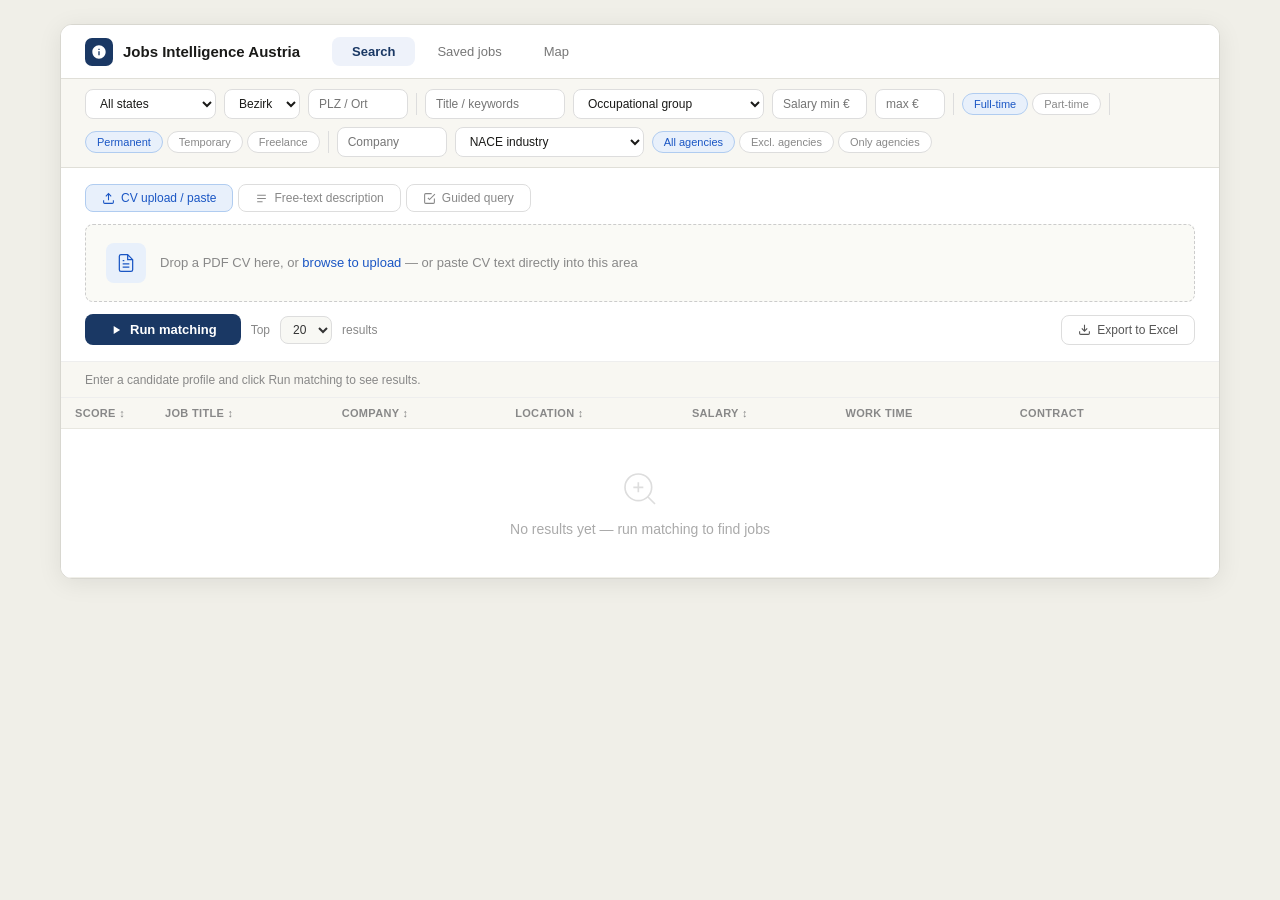
<file: demo/jobs_intelligence_demo.html>
<!DOCTYPE html>
<html lang="en">
<head>
<meta charset="UTF-8">
<meta name="viewport" content="width=1200">
<title>Jobs Intelligence Austria — Demo</title>
<style>
*{box-sizing:border-box;margin:0;padding:0}
body{font-family:'Segoe UI',Arial,sans-serif;background:#f0efe8;min-height:100vh;padding:24px;font-size:13px}
.app{border:1px solid #d8d7d0;border-radius:12px;overflow:hidden;background:#fff;max-width:1160px;margin:0 auto;box-shadow:0 4px 24px rgba(0,0,0,0.08)}

/* TOP BAR */
.topbar{background:#fff;border-bottom:1px solid #e0dfd8;padding:12px 24px;display:flex;align-items:center;gap:20px}
.logo{font-size:15px;font-weight:600;color:#1a1a18;display:flex;align-items:center;gap:10px}
.logo-mark{width:28px;height:28px;background:#1a3864;border-radius:7px;display:flex;align-items:center;justify-content:center;flex-shrink:0}
.logo-mark svg{width:16px;height:16px;fill:#fff}
.tabs{display:flex;gap:2px;margin-left:12px}
.tab-btn{padding:7px 20px;font-size:13px;border-radius:8px;cursor:pointer;color:#777;border:none;background:transparent;font-family:inherit;transition:all .15s}
.tab-btn:hover{background:#f5f4ee;color:#333}
.tab-btn.active{background:#eef2fa;color:#1a3864;font-weight:600}

/* FILTER BAR */
.filter-bar{background:#f8f7f2;border-bottom:1px solid #e0dfd8;padding:10px 24px;display:flex;flex-wrap:wrap;gap:8px;align-items:center}
.filter-bar select,.filter-bar input[type=text]{font-size:12px;padding:5px 10px;border-radius:8px;border:1px solid #ddd;background:#fff;color:#1a1a18;height:30px;font-family:inherit;outline:none}
.filter-bar select:focus,.filter-bar input:focus{border-color:#99b8f0}
.filter-bar input[type=text]{width:120px}
.filter-sep{width:1px;height:22px;background:#ddd;flex-shrink:0}
.chip-row{display:flex;gap:4px;flex-wrap:wrap}
.chip{font-size:11px;padding:4px 11px;border-radius:999px;border:1px solid #ddd;background:#fff;color:#888;cursor:pointer;transition:all .15s;user-select:none;white-space:nowrap}
.chip:hover{border-color:#aac}
.chip.on{background:#e8f0fb;color:#1a56c4;border-color:#b0ccf0;font-weight:500}

/* MAIN PANEL */
.main-panel{background:#fff}

/* INPUT AREA */
.input-area{padding:16px 24px;border-bottom:1px solid #eee}
.mode-tabs{display:flex;gap:5px;margin-bottom:12px}
.mode-tab{font-size:12px;padding:6px 16px;border-radius:8px;border:1px solid #ddd;background:#fff;color:#888;cursor:pointer;font-family:inherit;display:flex;align-items:center;gap:6px;transition:all .15s}
.mode-tab:hover{border-color:#aac;color:#555}
.mode-tab.active{background:#e8f0fb;color:#1a56c4;border-color:#b0ccf0;font-weight:500}
.mode-tab svg{width:13px;height:13px;stroke:currentColor;fill:none;stroke-width:2}

.input-zone{display:none}
.input-zone.active{display:block}

.upload-drop{border:1.5px dashed #ccc;border-radius:8px;padding:18px 20px;background:#fafaf6;display:flex;align-items:center;gap:14px;cursor:pointer;transition:border-color .2s}
.upload-drop:hover{border-color:#99b8f0;background:#f5f8ff}
.upload-icon{width:40px;height:40px;background:#e8f0fb;border-radius:8px;display:flex;align-items:center;justify-content:center;flex-shrink:0}
.upload-icon svg{width:20px;height:20px;stroke:#1a56c4;fill:none;stroke-width:1.5}
.upload-text{color:#888;font-size:13px;line-height:1.5}
.upload-text a{color:#1a56c4;text-decoration:none}
.upload-text a:hover{text-decoration:underline}

textarea.free-text{width:100%;height:80px;border:1px solid #ddd;border-radius:8px;padding:10px;font-size:13px;font-family:inherit;resize:vertical;outline:none;color:#333}
textarea.free-text:focus{border-color:#99b8f0}
textarea.free-text::placeholder{color:#bbb}

.guided-grid{display:grid;grid-template-columns:1fr 1fr 1fr;gap:10px}
.guided-grid label{font-size:11px;color:#888;display:block;margin-bottom:4px;font-weight:500;text-transform:uppercase;letter-spacing:.03em}
.guided-grid input,.guided-grid select{width:100%;font-size:12px;padding:6px 10px;border:1px solid #ddd;border-radius:6px;font-family:inherit;outline:none;background:#fff;color:#333}
.guided-grid input:focus,.guided-grid select:focus{border-color:#99b8f0}

.run-row{display:flex;align-items:center;gap:10px;margin-top:12px}
.run-btn{padding:8px 24px;font-size:13px;font-weight:600;border-radius:8px;background:#1a3864;color:#fff;border:none;cursor:pointer;display:flex;align-items:center;gap:7px;font-family:inherit;transition:background .15s}
.run-btn:hover{background:#22488a}
.run-btn:active{background:#142d50}
.run-btn svg{width:14px;height:14px;fill:#fff}
.run-btn.running{background:#445;cursor:not-allowed}
.lbl{font-size:12px;color:#888}
.n-select{font-size:12px;padding:5px 8px;border-radius:8px;border:1px solid #ddd;background:#f8f8f4;color:#333;font-family:inherit;outline:none}
.export-btn{margin-left:auto;font-size:12px;padding:7px 16px;border-radius:8px;border:1px solid #ddd;background:#fff;color:#555;cursor:pointer;display:flex;align-items:center;gap:6px;font-family:inherit;transition:all .15s}
.export-btn:hover{border-color:#aac;background:#f5f4ee}
.export-btn svg{width:13px;height:13px;stroke:#555;fill:none;stroke-width:2}

/* RESULTS */
.results-wrap{overflow:hidden}
.results-status{padding:10px 24px;font-size:12px;color:#888;background:#f8f7f2;border-bottom:1px solid #eee;display:flex;align-items:center;gap:8px;min-height:36px}
.spinner{width:14px;height:14px;border:2px solid #ddd;border-top-color:#1a56c4;border-radius:50%;animation:spin .7s linear infinite;flex-shrink:0}
@keyframes spin{to{transform:rotate(360deg)}}
.results-table-wrap{overflow-x:auto}
table{width:100%;border-collapse:collapse;font-size:13px}
thead th{padding:9px 14px;text-align:left;font-size:11px;font-weight:600;color:#888;border-bottom:1px solid #e8e7e0;background:#f8f7f2;white-space:nowrap;text-transform:uppercase;letter-spacing:.03em;cursor:pointer;user-select:none}
thead th:hover{color:#444}
tbody tr{border-bottom:1px solid #f0efe8;transition:background .1s}
tbody tr:hover{background:#fafaf6}
tbody tr.fade-in{animation:fadeRow .35s ease forwards}
@keyframes fadeRow{from{opacity:0;transform:translateY(6px)}to{opacity:1;transform:translateY(0)}}
tbody td{padding:10px 14px;color:#1a1a18;vertical-align:middle}
.grade{display:inline-flex;align-items:center;justify-content:center;width:24px;height:24px;border-radius:6px;font-size:11px;font-weight:700}
.grade-a{background:#e6f4ea;color:#1a7a2e}
.grade-b{background:#fff3cc;color:#7a5a00}
.grade-c{background:#f0f0ec;color:#888;border:1px solid #e0dfd8}
.pct{color:#aaa;font-size:11px;margin-left:5px}
.link-btn{display:inline-flex;align-items:center;justify-content:center;width:28px;height:28px;border-radius:6px;border:1px solid #e0dfd8;background:#fff;color:#1a56c4;text-decoration:none;transition:all .15s}
.link-btn:hover{background:#e8f0fb;border-color:#b0ccf0}
.link-btn svg{width:12px;height:12px;stroke:#1a56c4;fill:none;stroke-width:2}
.no-results{padding:40px;text-align:center;color:#aaa;font-size:14px}
.no-results svg{width:40px;height:40px;stroke:#ddd;fill:none;margin:0 auto 12px;display:block}

/* SAVED JOBS TAB */
.saved-wrap{padding:24px}
.saved-header{display:flex;align-items:center;gap:12px;margin-bottom:18px}
.saved-header h2{font-size:16px;font-weight:600;color:#1a1a18}
.import-btn{font-size:12px;padding:7px 16px;border-radius:8px;border:1px solid #ddd;background:#fff;color:#555;cursor:pointer;display:flex;align-items:center;gap:6px;font-family:inherit;transition:all .15s}
.import-btn:hover{border-color:#aac;background:#f5f4ee}
.import-btn svg{width:13px;height:13px;stroke:#555;fill:none;stroke-width:2}
.saved-note{font-size:12px;color:#aaa;margin-bottom:18px;padding:12px 16px;background:#f8f7f2;border-radius:8px;border-left:3px solid #ddd}
.status-badge{display:inline-block;font-size:11px;padding:3px 10px;border-radius:999px;font-weight:500}
.status-review{background:#fff3cc;color:#7a5a00}
.status-sent{background:#e8f0fb;color:#1a56c4}
.status-interview{background:#e6f4ea;color:#1a7a2e}
.status-placed{background:#f0e8fb;color:#5a1a7a}
.status-rejected{background:#fce8e8;color:#8a1a1a}

/* MAP TAB */
.map-wrap{padding:24px}
.map-header{display:flex;align-items:center;justify-content:space-between;margin-bottom:16px}
.map-header h2{font-size:16px;font-weight:600;color:#1a1a18}
.map-legend{display:flex;gap:16px;font-size:12px;color:#666}
.legend-item{display:flex;align-items:center;gap:5px}
.legend-dot{width:10px;height:10px;border-radius:50%}
.map-container{background:#eef4fb;border-radius:10px;border:1px solid #dde8f4;overflow:hidden;position:relative}
.map-container svg{display:block;width:100%}
.job-pin{cursor:pointer;transition:transform .15s}
.job-pin:hover{transform:scale(1.3)}
.map-tooltip{position:absolute;background:#1a1a18;color:#fff;font-size:11px;padding:6px 10px;border-radius:6px;pointer-events:none;display:none;z-index:10;white-space:nowrap;line-height:1.5}
.map-stats{display:grid;grid-template-columns:repeat(3,1fr);gap:12px;margin-top:16px}
.map-stat{background:#f8f7f2;border-radius:8px;padding:12px 16px;border:1px solid #e8e7e0}
.map-stat .stat-num{font-size:22px;font-weight:600;color:#1a3864}
.map-stat .stat-lbl{font-size:11px;color:#888;margin-top:2px;text-transform:uppercase;letter-spacing:.04em}

/* HIDDEN PANELS */
.tab-panel{display:none}
.tab-panel.active{display:block}
</style>
</head>
<body>

<div class="app">
  <!-- TOP BAR -->
  <div class="topbar">
    <div class="logo">
      <div class="logo-mark">
        <svg viewBox="0 0 24 24"><path d="M12 2C6.48 2 2 6.48 2 12s4.48 10 10 10 10-4.48 10-10S17.52 2 12 2zm1 15h-2v-6h2v6zm0-8h-2V7h2v2z"/></svg>
      </div>
      Jobs Intelligence Austria
    </div>
    <div class="tabs">
      <button class="tab-btn active" onclick="switchTab('search')">Search</button>
      <button class="tab-btn" onclick="switchTab('saved')">Saved jobs</button>
      <button class="tab-btn" onclick="switchTab('map')">Map</button>
    </div>
  </div>

  <!-- ═══════════════ SEARCH TAB ═══════════════ -->
  <div id="tab-search" class="tab-panel active">
    <div class="filter-bar">
      <select id="f-state"><option value="">All states</option><option>Wien</option><option>Niederösterreich</option><option>Oberösterreich</option><option>Steiermark</option><option>Salzburg</option><option>Tirol</option><option>Vorarlberg</option><option>Kärnten</option><option>Burgenland</option></select>
      <select id="f-bezirk"><option value="">Bezirk</option></select>
      <input type="text" id="f-plz" placeholder="PLZ / Ort" style="width:100px">
      <div class="filter-sep"></div>
      <input type="text" id="f-title" placeholder="Title / keywords" style="width:140px">
      <select id="f-occ"><option value="">Occupational group</option><option>Logistics &amp; Transport</option><option>Production &amp; Manufacturing</option><option>IT &amp; Technology</option><option>Sales &amp; Marketing</option><option>Healthcare</option><option>Construction</option><option>Finance &amp; Accounting</option></select>
      <input type="text" id="f-salmin" placeholder="Salary min €" style="width:95px">
      <input type="text" id="f-salmax" placeholder="max €" style="width:70px">
      <div class="filter-sep"></div>
      <div class="chip-row">
        <span class="chip on" onclick="toggleChip(this)">Full-time</span>
        <span class="chip" onclick="toggleChip(this)">Part-time</span>
      </div>
      <div class="filter-sep"></div>
      <div class="chip-row">
        <span class="chip on" onclick="toggleChip(this)">Permanent</span>
        <span class="chip" onclick="toggleChip(this)">Temporary</span>
        <span class="chip" onclick="toggleChip(this)">Freelance</span>
      </div>
      <div class="filter-sep"></div>
      <input type="text" id="f-company" placeholder="Company" style="width:110px">
      <select id="f-nace"><option value="">NACE industry</option><option>78 – Staffing &amp; Recruitment</option><option>49 – Land Transport</option><option>52 – Warehousing</option><option>25 – Metal Products</option><option>47 – Retail Trade</option></select>
      <div class="chip-row">
        <span class="chip on" onclick="toggleAgency(this,'all')">All agencies</span>
        <span class="chip" onclick="toggleAgency(this,'excl')">Excl. agencies</span>
        <span class="chip" onclick="toggleAgency(this,'only')">Only agencies</span>
      </div>
    </div>

    <div class="main-panel">
      <div class="input-area">
        <div class="mode-tabs">
          <button class="mode-tab active" onclick="switchMode('cv',this)">
            <svg viewBox="0 0 24 24"><path d="M21 15v4a2 2 0 01-2 2H5a2 2 0 01-2-2v-4M17 8l-5-5-5 5M12 3v12"/></svg>
            CV upload / paste
          </button>
          <button class="mode-tab" onclick="switchMode('text',this)">
            <svg viewBox="0 0 24 24"><path d="M4 6h16M4 12h16M4 18h10"/></svg>
            Free-text description
          </button>
          <button class="mode-tab" onclick="switchMode('guided',this)">
            <svg viewBox="0 0 24 24"><path d="M9 11l3 3L22 4M21 12v7a2 2 0 01-2 2H5a2 2 0 01-2-2V5a2 2 0 012-2h11"/></svg>
            Guided query
          </button>
        </div>

        <div id="zone-cv" class="input-zone active">
          <div class="upload-drop" onclick="simulateUpload()">
            <div class="upload-icon">
              <svg viewBox="0 0 24 24"><path d="M14 2H6a2 2 0 00-2 2v16a2 2 0 002 2h12a2 2 0 002-2V8zM14 2v6h6M16 13H8M16 17H8M10 9H8"/></svg>
            </div>
            <div class="upload-text" id="upload-label">Drop a PDF CV here, or <a href="#" onclick="event.preventDefault();simulateUpload()">browse to upload</a> — or paste CV text directly into this area</div>
          </div>
        </div>

        <div id="zone-text" class="input-zone">
          <textarea class="free-text" placeholder="Describe the candidate in natural language — e.g. 'Experienced forklift operator, Vienna, available from July, looking for full-time permanent work, salary expectation €2,200+...'"></textarea>
        </div>

        <div id="zone-guided" class="input-zone">
          <div class="guided-grid">
            <div><label>Target role</label><input type="text" placeholder="e.g. Staplerfahrer"></div>
            <div><label>Key skills</label><input type="text" placeholder="e.g. Forklift, Logistics"></div>
            <div><label>Experience</label><select><option>Any</option><option>0–1 years</option><option>2–5 years</option><option>5+ years</option></select></div>
            <div><label>Location preference</label><input type="text" placeholder="e.g. Wien, NÖ"></div>
            <div><label>Salary expectation (€)</label><input type="text" placeholder="e.g. 2200"></div>
            <div><label>Employment type</label><select><option>Any</option><option>Full-time</option><option>Part-time</option><option>Either</option></select></div>
          </div>
        </div>

        <div class="run-row">
          <button class="run-btn" id="run-btn" onclick="runMatching()">
            <svg viewBox="0 0 24 24"><path d="M8 5v14l11-7z"/></svg>
            <span id="run-label">Run matching</span>
          </button>
          <span class="lbl">Top</span>
          <select class="n-select" id="n-select"><option>10</option><option selected>20</option><option>30</option><option>50</option></select>
          <span class="lbl">results</span>
          <button class="export-btn" onclick="exportResults()">
            <svg viewBox="0 0 24 24"><path d="M21 15v4a2 2 0 01-2 2H5a2 2 0 01-2-2v-4M7 10l5 5 5-5M12 15V3"/></svg>
            Export to Excel
          </button>
        </div>
      </div>

      <div class="results-wrap">
        <div class="results-status" id="results-status">
          <span id="status-text">Enter a candidate profile and click Run matching to see results.</span>
        </div>
        <div class="results-table-wrap">
          <table id="results-table">
            <thead>
              <tr>
                <th style="width:90px" onclick="sortBy('score')">Score ↕</th>
                <th onclick="sortBy('title')">Job title ↕</th>
                <th onclick="sortBy('company')">Company ↕</th>
                <th onclick="sortBy('location')">Location ↕</th>
                <th onclick="sortBy('salary')">Salary ↕</th>
                <th>Work time</th>
                <th>Contract</th>
                <th style="width:44px"></th>
              </tr>
            </thead>
            <tbody id="results-body">
              <tr><td colspan="8" class="no-results">
                <svg viewBox="0 0 24 24" style="stroke-width:1"><circle cx="11" cy="11" r="8"/><path d="M21 21l-4.35-4.35M11 8v6M8 11h6"/></svg>
                No results yet — run matching to find jobs
              </td></tr>
            </tbody>
          </table>
        </div>
      </div>
    </div>
  </div>

  <!-- ═══════════════ SAVED JOBS TAB ═══════════════ -->
  <div id="tab-saved" class="tab-panel">
    <div class="saved-wrap">
      <div class="saved-header">
        <h2>Saved jobs</h2>
        <button class="import-btn">
          <svg viewBox="0 0 24 24"><path d="M21 15v4a2 2 0 01-2 2H5a2 2 0 01-2-2v-4M7 10l5 5 5-5M12 15V3"/></svg>
          Import from Excel
        </button>
        <button class="export-btn" style="margin-left:0">
          <svg viewBox="0 0 24 24"><path d="M21 15v4a2 2 0 01-2 2H5a2 2 0 01-2-2v-4M7 10l5 5 5-5M12 15V3"/></svg>
          Export to Excel
        </button>
      </div>
      <div class="saved-note">
        Export your search results to Excel, add status and notes, then re-import to continue working here. The job ID column is used to match rows on import.
      </div>
      <table>
        <thead>
          <tr>
            <th>Score</th><th>Job title</th><th>Company</th><th>Location</th><th>Salary</th><th>Status</th><th>Notes</th><th style="width:44px"></th>
          </tr>
        </thead>
        <tbody>
          <tr>
            <td><span class="grade grade-a">A</span><span class="pct">91%</span></td>
            <td style="font-weight:500">Staplerfahrer Wien</td>
            <td>Dachser GmbH</td><td>Wien, 10.</td><td>€2,400</td>
            <td><span class="status-badge status-sent">Sent to candidate</span></td>
            <td style="color:#888;font-size:12px">Candidate confirmed interest</td>
            <td><a class="link-btn" href="#"><svg viewBox="0 0 24 24"><path d="M18 13v6a2 2 0 01-2 2H5a2 2 0 01-2-2V8a2 2 0 012-2h6M15 3h6v6M10 14L21 3"/></svg></a></td>
          </tr>
          <tr>
            <td><span class="grade grade-a">A</span><span class="pct">84%</span></td>
            <td style="font-weight:500">Lagerlogistiker</td>
            <td>Gebrüder Weiss</td><td>Wien, 22.</td><td>€2,200</td>
            <td><span class="status-badge status-interview">Interview scheduled</span></td>
            <td style="color:#888;font-size:12px">Wed 29 May, 10:00</td>
            <td><a class="link-btn" href="#"><svg viewBox="0 0 24 24"><path d="M18 13v6a2 2 0 01-2 2H5a2 2 0 01-2-2V8a2 2 0 012-2h6M15 3h6v6M10 14L21 3"/></svg></a></td>
          </tr>
          <tr>
            <td><span class="grade grade-b">B</span><span class="pct">65%</span></td>
            <td style="font-weight:500">Kommissionierer</td>
            <td>Rewe Group</td><td>Wien, 23.</td><td>€1,980</td>
            <td><span class="status-badge status-review">To review</span></td>
            <td style="color:#888;font-size:12px">—</td>
            <td><a class="link-btn" href="#"><svg viewBox="0 0 24 24"><path d="M18 13v6a2 2 0 01-2 2H5a2 2 0 01-2-2V8a2 2 0 012-2h6M15 3h6v6M10 14L21 3"/></svg></a></td>
          </tr>
          <tr>
            <td><span class="grade grade-b">B</span><span class="pct">58%</span></td>
            <td style="font-weight:500">Produktionsmitarbeiter</td>
            <td>Mondelez AT</td><td>Wien, 21.</td><td>€2,050</td>
            <td><span class="status-badge status-rejected">Rejected</span></td>
            <td style="color:#888;font-size:12px">Salary too low</td>
            <td><a class="link-btn" href="#"><svg viewBox="0 0 24 24"><path d="M18 13v6a2 2 0 01-2 2H5a2 2 0 01-2-2V8a2 2 0 012-2h6M15 3h6v6M10 14L21 3"/></svg></a></td>
          </tr>
          <tr>
            <td><span class="grade grade-a">A</span><span class="pct">78%</span></td>
            <td style="font-weight:500">Lagerarbeiter (m/w/d)</td>
            <td>Amazon Logistik</td><td>Großebersdorf</td><td>€2,150</td>
            <td><span class="status-badge status-placed">Placed</span></td>
            <td style="color:#888;font-size:12px">Start date 1 June</td>
            <td><a class="link-btn" href="#"><svg viewBox="0 0 24 24"><path d="M18 13v6a2 2 0 01-2 2H5a2 2 0 01-2-2V8a2 2 0 012-2h6M15 3h6v6M10 14L21 3"/></svg></a></td>
          </tr>
        </tbody>
      </table>
    </div>
  </div>

  <!-- ═══════════════ MAP TAB ═══════════════ -->
  <div id="tab-map" class="tab-panel">
    <div class="map-wrap">
      <div class="map-header">
        <h2>Job distribution — Austria</h2>
        <div class="map-legend">
          <div class="legend-item"><div class="legend-dot" style="background:#1a7a2e"></div> Grade A</div>
          <div class="legend-item"><div class="legend-dot" style="background:#e8a800"></div> Grade B</div>
          <div class="legend-item"><div class="legend-dot" style="background:#aaa"></div> Grade C</div>
        </div>
      </div>
      <div class="map-container" id="map-container">
        <div class="map-tooltip" id="map-tooltip"></div>
        <svg viewBox="0 0 800 400" xmlns="http://www.w3.org/2000/svg" id="austria-map">
          <!-- Simplified Austria outline -->
          <rect width="800" height="400" fill="#ddeef8"/>
          <!-- Austria shape (simplified path) -->
          <path d="M95,155 L120,140 L155,145 L175,130 L210,128 L240,140 L265,130 L295,135 L320,120 L355,118 L390,125 L420,115 L455,120 L485,112 L515,118 L545,108 L580,115 L610,125 L635,140 L660,138 L685,150 L700,165 L695,185 L710,200 L700,220 L680,235 L660,230 L640,245 L615,250 L590,265 L560,268 L540,260 L515,270 L490,265 L465,275 L440,265 L415,272 L390,260 L365,268 L340,255 L315,262 L290,250 L265,255 L240,248 L215,255 L190,248 L168,258 L148,250 L125,255 L105,245 L88,230 L80,210 L82,190 L95,175 Z" fill="#c8dff0" stroke="#9bb8d4" stroke-width="1.5"/>
          <!-- State borders (simplified) -->
          <path d="M265,130 L265,255" stroke="#9bb8d4" stroke-width="0.8" stroke-dasharray="3,2" fill="none"/>
          <path d="M390,125 L390,260" stroke="#9bb8d4" stroke-width="0.8" stroke-dasharray="3,2" fill="none"/>
          <path d="M515,118 L515,270" stroke="#9bb8d4" stroke-width="0.8" stroke-dasharray="3,2" fill="none"/>
          <path d="M640,138 L615,250" stroke="#9bb8d4" stroke-width="0.8" stroke-dasharray="3,2" fill="none"/>
          <path d="M175,130 L168,258" stroke="#9bb8d4" stroke-width="0.8" stroke-dasharray="3,2" fill="none"/>
          <path d="M82,190 L265,190" stroke="#9bb8d4" stroke-width="0.8" stroke-dasharray="3,2" fill="none"/>
          <path d="M390,190 L540,190" stroke="#9bb8d4" stroke-width="0.8" stroke-dasharray="3,2" fill="none"/>
          <!-- State labels -->
          <text x="115" y="200" font-size="9" fill="#7a9ab8" font-family="Arial,sans-serif" text-anchor="middle">Vbg</text>
          <text x="215" y="185" font-size="9" fill="#7a9ab8" font-family="Arial,sans-serif" text-anchor="middle">Tirol</text>
          <text x="155" y="235" font-size="9" fill="#7a9ab8" font-family="Arial,sans-serif" text-anchor="middle">Sbg</text>
          <text x="300" y="230" font-size="9" fill="#7a9ab8" font-family="Arial,sans-serif" text-anchor="middle">Kärnten</text>
          <text x="340" y="175" font-size="9" fill="#7a9ab8" font-family="Arial,sans-serif" text-anchor="middle">OÖ</text>
          <text x="460" y="160" font-size="9" fill="#7a9ab8" font-family="Arial,sans-serif" text-anchor="middle">NÖ</text>
          <text x="600" y="190" font-size="9" fill="#7a9ab8" font-family="Arial,sans-serif" text-anchor="middle">Stmk</text>
          <text x="670" y="175" font-size="9" fill="#7a9ab8" font-family="Arial,sans-serif" text-anchor="middle">Bgld</text>
          <!-- Wien marker (larger) -->
          <circle cx="575" cy="152" r="5" fill="#1a3864" stroke="#fff" stroke-width="1.5"/>
          <text x="575" y="142" font-size="9" fill="#1a3864" font-family="Arial,sans-serif" text-anchor="middle" font-weight="bold">Wien</text>
          <!-- Job pins -->
          <g id="job-pins"></g>
        </svg>
      </div>
      <div class="map-stats">
        <div class="map-stat"><div class="stat-num" id="stat-total">—</div><div class="stat-lbl">Jobs in current results</div></div>
        <div class="map-stat"><div class="stat-num" id="stat-wien">—</div><div class="stat-lbl">Wien</div></div>
        <div class="map-stat"><div class="stat-num" id="stat-other">—</div><div class="stat-lbl">Other states</div></div>
      </div>
    </div>
  </div>
</div>

<script>
const JOB_POOLS = {
  logistics: [
    {title:'Staplerfahrer Wien',company:'Dachser GmbH',location:'Wien, 10.',salary:'€2,400',time:'Full-time',contract:'Permanent',score:91,lat:152,lng:575},
    {title:'Lagerlogistiker',company:'Gebrüder Weiss',location:'Wien, 22.',salary:'€2,200',time:'Full-time',contract:'Permanent',score:84,lat:156,lng:578},
    {title:'Lagerarbeiter (m/w/d)',company:'Amazon Logistik',location:'Großebersdorf',salary:'€2,150',time:'Full-time',contract:'Permanent',score:78,lat:148,lng:565},
    {title:'Kommissionierer',company:'Rewe Group',location:'Wien, 23.',salary:'€1,980',time:'Part-time',contract:'Permanent',score:65,lat:154,lng:572},
    {title:'Produktionsmitarbeiter',company:'Mondelez AT',location:'Wien, 21.',salary:'€2,050',time:'Full-time',contract:'Temporary',score:58,lat:158,lng:568},
    {title:'Transportdisponent',company:'Raben Logistics',location:'Schwechat',salary:'€2,300',time:'Full-time',contract:'Permanent',score:53,lat:162,lng:580},
    {title:'Lkw-Fahrer CE',company:'DPD Austria',location:'Wien, 11.',salary:'€2,600',time:'Full-time',contract:'Permanent',score:72,lat:160,lng:576},
    {title:'Lagermitarbeiter',company:'Lidl Österreich',location:'Strebersdorf',salary:'€1,950',time:'Part-time',contract:'Temporary',score:61,lat:145,lng:570},
    {title:'Reinigungskraft',company:'ISS Austria',location:'Wien, 1.',salary:'€1,750',time:'Part-time',contract:'Permanent',score:44,lat:155,lng:574},
    {title:'Hilfskraft Produktion',company:'Manner AG',location:'Wien, 17.',salary:'€1,820',time:'Full-time',contract:'Temporary',score:41,lat:153,lng:571},
    {title:'Schichtführer Logistik',company:'Kühne+Nagel',location:'Fischamend',salary:'€2,800',time:'Full-time',contract:'Permanent',score:69,lat:165,lng:585},
    {title:'Zustellfahrer',company:'Post AG',location:'Wien, 20.',salary:'€1,900',time:'Full-time',contract:'Permanent',score:56,lat:150,lng:569},
  ],
  it: [
    {title:'Junior Software Developer',company:'A1 Telekom AT',location:'Wien, 9.',salary:'€3,200',time:'Full-time',contract:'Permanent',score:88,lat:153,lng:573},
    {title:'IT Support Techniker',company:'T-Systems Austria',location:'Wien, 3.',salary:'€2,600',time:'Full-time',contract:'Permanent',score:81,lat:155,lng:577},
    {title:'Data Analyst',company:'Raiffeisen Bank',location:'Wien, 2.',salary:'€3,400',time:'Full-time',contract:'Permanent',score:76,lat:152,lng:575},
    {title:'Systemadministrator',company:'Kapsch AG',location:'Wien, 22.',salary:'€2,900',time:'Full-time',contract:'Permanent',score:70,lat:158,lng:579},
    {title:'Web Developer (React)',company:'Runtastic',location:'Pasching',salary:'€3,100',time:'Full-time',contract:'Permanent',score:64,lat:172,lng:340},
    {title:'IT Projektmanager',company:'Erste Group',location:'Wien, 1.',salary:'€3,800',time:'Full-time',contract:'Permanent',score:59,lat:154,lng:574},
    {title:'Network Engineer',company:'Hutchison Austria',location:'Wien, 15.',salary:'€2,700',time:'Full-time',contract:'Permanent',score:54,lat:156,lng:572},
    {title:'Helpdesk Mitarbeiter',company:'ISS Digital',location:'Wien, 10.',salary:'€2,200',time:'Part-time',contract:'Temporary',score:48,lat:157,lng:576},
    {title:'Cloud Architect',company:'Cloudflight GmbH',location:'Linz',salary:'€4,500',time:'Full-time',contract:'Permanent',score:43,lat:170,lng:338},
  ],
  sales: [
    {title:'Außendienstmitarbeiter',company:'Red Bull GmbH',location:'Salzburg',salary:'€2,800',time:'Full-time',contract:'Permanent',score:86,lat:188,lng:215},
    {title:'Key Account Manager',company:'Spar Österreich',location:'Wien, 20.',salary:'€3,200',time:'Full-time',contract:'Permanent',score:79,lat:150,lng:569},
    {title:'Vertriebsmitarbeiter',company:'Magenta Telekom',location:'Wien, 10.',salary:'€2,600',time:'Full-time',contract:'Permanent',score:71,lat:152,lng:575},
    {title:'Sales Manager',company:'Booking.com AT',location:'Wien, 1.',salary:'€3,800',time:'Full-time',contract:'Permanent',score:66,lat:155,lng:574},
    {title:'Kundenberater',company:'Bank Austria',location:'Graz',salary:'€2,400',time:'Full-time',contract:'Permanent',score:60,lat:230,lng:530},
    {title:'Handelsvertreter',company:'Henkel AT',location:'Wien, 12.',salary:'€2,900',time:'Full-time',contract:'Permanent',score:55,lat:156,lng:573},
    {title:'Filialleiter',company:'Billa AG',location:'St. Pölten',salary:'€2,700',time:'Full-time',contract:'Permanent',score:49,lat:162,lng:475},
    {title:'Telefonverkäufer',company:'Drei Austria',location:'Wien, 5.',salary:'€2,100',time:'Part-time',contract:'Temporary',score:44,lat:154,lng:571},
  ]
};

let currentResults = [];
let sortDir = {};
let runCount = 0;

function switchTab(name) {
  document.querySelectorAll('.tab-panel').forEach(p => p.classList.remove('active'));
  document.querySelectorAll('.tab-btn').forEach(b => b.classList.remove('active'));
  document.getElementById('tab-' + name).classList.add('active');
  event.currentTarget.classList.add('active');
}

function switchMode(mode, btn) {
  document.querySelectorAll('.mode-tab').forEach(b => b.classList.remove('active'));
  document.querySelectorAll('.input-zone').forEach(z => z.classList.remove('active'));
  btn.classList.add('active');
  document.getElementById('zone-' + mode).classList.add('active');
}

function toggleChip(el) { el.classList.toggle('on'); }

function toggleAgency(el, val) {
  document.querySelectorAll('.chip-row').forEach((row, i) => {
    if (i === 2) row.querySelectorAll('.chip').forEach(c => c.classList.remove('on'));
  });
  el.classList.add('on');
}

function simulateUpload() {
  const label = document.getElementById('upload-label');
  label.innerHTML = '<strong style="color:#1a7a2e">✓ CV_Candidate_Profile.pdf loaded</strong> — ready to match';
}

function getPool() {
  const occ = document.getElementById('f-occ').value;
  const title = document.getElementById('f-title').value.toLowerCase();
  if (occ.includes('IT') || title.includes('it') || title.includes('software') || title.includes('developer')) return JOB_POOLS.it;
  if (occ.includes('Sales') || title.includes('sales') || title.includes('vertrieb')) return JOB_POOLS.sales;
  return JOB_POOLS.logistics;
}

function grade(score) {
  if (score >= 70) return 'a';
  if (score >= 50) return 'b';
  return 'c';
}

function gradeLabel(score) {
  if (score >= 70) return 'A';
  if (score >= 50) return 'B';
  return 'C';
}

function runMatching() {
  const btn = document.getElementById('run-btn');
  const label = document.getElementById('run-label');
  const status = document.getElementById('status-text');
  const body = document.getElementById('results-body');
  const n = parseInt(document.getElementById('n-select').value);

  btn.classList.add('running');
  btn.disabled = true;
  label.textContent = 'Matching…';

  document.getElementById('results-status').innerHTML = '<div class="spinner"></div><span>Running AI matching — embedding candidate profile and searching vector store…</span>';
  body.innerHTML = '';

  const pool = getPool();
  const shuffled = [...pool].sort(() => Math.random() - 0.5).slice(0, Math.min(n, pool.length));
  shuffled.sort((a, b) => b.score - a.score);

  // Add slight score variation each run
  shuffled.forEach(j => {
    j._score = Math.max(30, Math.min(99, j.score + Math.floor(Math.random() * 7) - 3));
  });

  setTimeout(() => {
    currentResults = shuffled;
    renderResults(shuffled);
    updateMap(shuffled);

    btn.classList.remove('running');
    btn.disabled = false;
    label.textContent = 'Run matching';
    runCount++;
    document.getElementById('results-status').innerHTML =
      `<span style="color:#1a7a2e;font-weight:500">✓</span>&nbsp; ${shuffled.length} matches found — ranked by AI similarity score`;
  }, 1400);
}

function renderResults(jobs) {
  const body = document.getElementById('results-body');
  body.innerHTML = '';
  jobs.forEach((j, i) => {
    const sc = j._score || j.score;
    const g = grade(sc);
    const row = document.createElement('tr');
    row.className = 'fade-in';
    row.style.animationDelay = (i * 40) + 'ms';
    row.innerHTML = `
      <td><span class="grade grade-${g}">${gradeLabel(sc)}</span><span class="pct">${sc}%</span></td>
      <td style="font-weight:500">${j.title}</td>
      <td>${j.company}</td>
      <td>${j.location}</td>
      <td>${j.salary}</td>
      <td>${j.time}</td>
      <td>${j.contract}</td>
      <td><a class="link-btn" href="#" title="Open posting"><svg viewBox="0 0 24 24"><path d="M18 13v6a2 2 0 01-2 2H5a2 2 0 01-2-2V8a2 2 0 012-2h6M15 3h6v6M10 14L21 3"/></svg></a></td>`;
    body.appendChild(row);
  });
}

function sortBy(col) {
  if (!currentResults.length) return;
  sortDir[col] = !sortDir[col];
  const asc = sortDir[col];
  const sorted = [...currentResults].sort((a, b) => {
    let va, vb;
    if (col === 'score') { va = a._score||a.score; vb = b._score||b.score; }
    else if (col === 'salary') { va = parseInt((a.salary||'').replace(/\D/g,'')); vb = parseInt((b.salary||'').replace(/\D/g,'')); }
    else { va = (a[col]||'').toLowerCase(); vb = (b[col]||'').toLowerCase(); }
    return asc ? (va > vb ? 1 : -1) : (va < vb ? 1 : -1);
  });
  renderResults(sorted);
}

function updateMap(jobs) {
  const pinsGroup = document.getElementById('job-pins');
  pinsGroup.innerHTML = '';
  const wienCount = jobs.filter(j => j.location.toLowerCase().includes('wien') || j.location.toLowerCase().includes('schwechat') || j.location.toLowerCase().includes('ebers')).length;

  jobs.forEach(j => {
    const sc = j._score || j.score;
    const g = grade(sc);
    const color = g === 'a' ? '#1a7a2e' : g === 'b' ? '#e8a800' : '#aaa';
    const r = g === 'a' ? 7 : g === 'b' ? 6 : 5;
    const jitter = (Math.random() - 0.5) * 12;
    const cx = j.lng + jitter;
    const cy = j.lat + (Math.random() - 0.5) * 8;
    const pin = document.createElementNS('http://www.w3.org/2000/svg', 'circle');
    pin.setAttribute('cx', cx); pin.setAttribute('cy', cy);
    pin.setAttribute('r', r); pin.setAttribute('fill', color);
    pin.setAttribute('stroke', '#fff'); pin.setAttribute('stroke-width', '1.5');
    pin.setAttribute('class', 'job-pin');
    pin.setAttribute('opacity', '0.85');
    pin.addEventListener('mouseenter', (e) => showTooltip(e, j, sc));
    pin.addEventListener('mouseleave', hideTooltip);
    pinsGroup.appendChild(pin);
  });

  document.getElementById('stat-total').textContent = jobs.length;
  document.getElementById('stat-wien').textContent = wienCount;
  document.getElementById('stat-other').textContent = jobs.length - wienCount;
}

function showTooltip(e, j, score) {
  const tt = document.getElementById('map-tooltip');
  const container = document.getElementById('map-container');
  const rect = container.getBoundingClientRect();
  tt.innerHTML = `<strong>${j.title}</strong><br>${j.company} — ${j.location}<br>Score: ${score}% (${gradeLabel(score)}) · ${j.salary}`;
  tt.style.display = 'block';
  const x = e.clientX - rect.left + 10;
  const y = e.clientY - rect.top - 10;
  tt.style.left = x + 'px';
  tt.style.top = y + 'px';
}
function hideTooltip() { document.getElementById('map-tooltip').style.display = 'none'; }

function exportResults() {
  if (!currentResults.length) { alert('Run matching first to generate results to export.'); return; }
  const rows = [['Score','Grade','Job title','Company','Location','Salary','Work time','Contract','Status','Notes','Job URL']];
  currentResults.forEach(j => {
    const sc = j._score || j.score;
    rows.push([sc+'%', gradeLabel(sc), j.title, j.company, j.location, j.salary, j.time, j.contract, 'To Review', '', 'https://jobs-intelligence.at/job/'+Math.floor(Math.random()*99999)]);
  });
  const csv = rows.map(r => r.map(c => '"'+String(c).replace(/"/g,'""')+'"').join(',')).join('\n');
  const blob = new Blob([csv], {type:'text/csv'});
  const a = document.createElement('a');
  a.href = URL.createObjectURL(blob);
  a.download = 'jobs_results_export.csv';
  a.click();
}
</script>
</body>
</html>
</file>
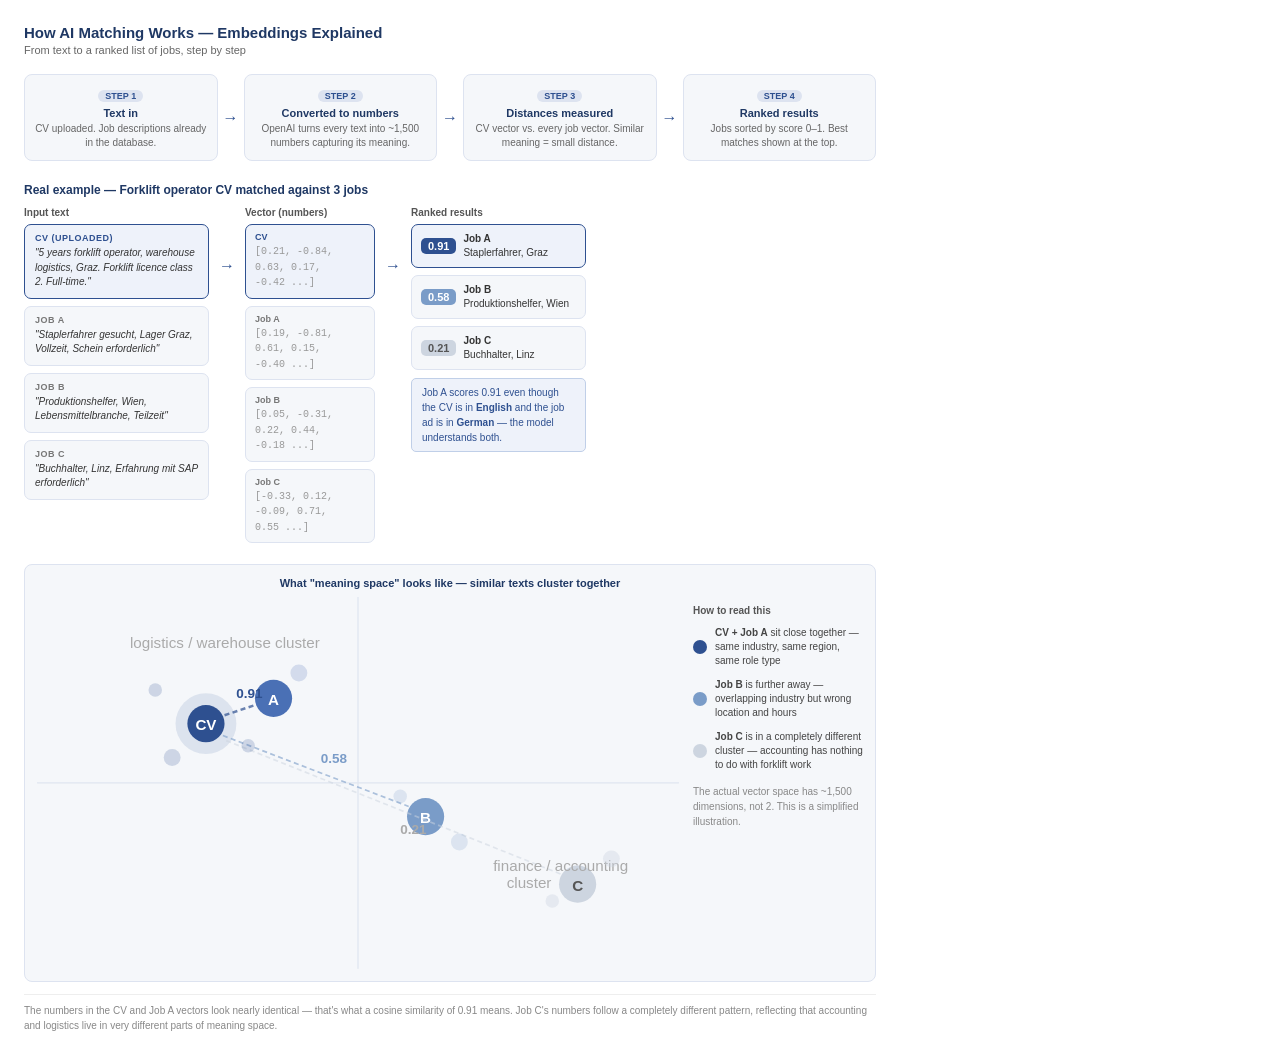
<file: diagrams/embeddings_explainer.html>
<!DOCTYPE html>
<html>
<head>
<meta charset="UTF-8">
<title>Embeddings Explainer — Jobs Intelligence AI Sales Tool</title>
<style>
  * { box-sizing: border-box; margin: 0; padding: 0; }
  body { font-family: Arial, sans-serif; background: #ffffff; color: #1a1a2e; padding: 24px; max-width: 900px; }
  .title { font-size: 15px; font-weight: 700; color: #1F3864; margin-bottom: 3px; }
  .subtitle { font-size: 11px; color: #666; margin-bottom: 18px; }

  .steps { display: flex; align-items: stretch; gap: 0; margin-bottom: 22px; }
  .step { flex: 1; background: #F5F7FA; border: 1.5px solid #dde3f0; border-radius: 8px; padding: 10px 8px; text-align: center; }
  .step-num { display: inline-block; font-size: 9px; font-weight: 700; color: #2E5090; background: #dde3f0; border-radius: 10px; padding: 1px 7px; margin-bottom: 5px; }
  .step-label { font-size: 11px; font-weight: 700; color: #1F3864; margin-bottom: 3px; }
  .step-sub { font-size: 10px; color: #666; line-height: 1.4; }
  .step-arrow { display: flex; align-items: center; padding: 0 5px; color: #2E5090; font-size: 16px; flex-shrink: 0; }

  .ex-title { font-size: 12px; font-weight: 700; color: #1F3864; margin-bottom: 10px; }

  .top-row { display: flex; gap: 10px; align-items: flex-start; margin-bottom: 14px; }
  .col-inputs { flex: 0 0 185px; }
  .col-vectors { flex: 0 0 130px; }
  .col-results { flex: 0 0 175px; }
  .mid-arrow { display: flex; align-items: center; justify-content: center; color: #2E5090; font-size: 16px; flex-shrink: 0; padding-top: 50px; }

  .card { border-radius: 7px; padding: 8px 10px; margin-bottom: 7px; border: 1.5px solid #dde3f0; background: #F5F7FA; }
  .card.cv { border-color: #2E5090; background: #EEF2FA; }
  .card-lbl { font-size: 9px; font-weight: 700; text-transform: uppercase; letter-spacing: 0.5px; color: #2E5090; margin-bottom: 3px; }
  .card-lbl.job { color: #777; }
  .card-txt { font-size: 10px; color: #333; line-height: 1.45; font-style: italic; }

  .vec-box { border-radius: 7px; padding: 7px 9px; margin-bottom: 7px; border: 1.5px solid #dde3f0; background: #F5F7FA; }
  .vec-box.cv { border-color: #2E5090; background: #EEF2FA; }
  .vec-lbl { font-size: 9px; font-weight: 700; color: #2E5090; margin-bottom: 2px; }
  .vec-lbl.job { color: #777; }
  .vec-nums { font-size: 10px; color: #999; font-family: monospace; line-height: 1.55; }

  .res-item { display: flex; align-items: center; gap: 7px; border-radius: 7px; padding: 7px 9px; margin-bottom: 7px; border: 1.5px solid #dde3f0; background: #F5F7FA; }
  .res-item.best { border-color: #2E5090; background: #EEF2FA; }
  .badge { font-size: 11px; font-weight: 700; border-radius: 5px; padding: 2px 7px; flex-shrink: 0; }
  .b-hi { background: #2E5090; color: #fff; }
  .b-mid { background: #7a9cc8; color: #fff; }
  .b-lo { background: #cdd5e0; color: #555; }
  .res-txt { font-size: 10px; color: #333; line-height: 1.4; }
  .col-header { font-size: 10px; font-weight: 700; color: #555; margin-bottom: 6px; }

  .space-section { background: #F5F7FA; border: 1.5px solid #dde3f0; border-radius: 8px; padding: 12px; }
  .space-title { font-size: 11px; font-weight: 700; color: #1F3864; margin-bottom: 8px; text-align: center; }
  .space-inner { display: flex; gap: 14px; align-items: flex-start; }
  .space-svg-wrap { flex: 1; }
  .space-legend { flex: 0 0 170px; padding-top: 8px; }
  .legend-item { display: flex; align-items: center; gap: 8px; margin-bottom: 10px; }
  .legend-dot { width: 14px; height: 14px; border-radius: 50%; flex-shrink: 0; }
  .legend-txt { font-size: 10px; color: #444; line-height: 1.4; }

  .footnote { font-size: 10px; color: #888; margin-top: 12px; border-top: 1px solid #eee; padding-top: 8px; line-height: 1.55; }
  .cross-lang { font-size: 10px; color: #2E5090; background: #EEF2FA; border: 1px solid #c0cfe8; border-radius: 5px; padding: 6px 10px; margin-top: 8px; line-height: 1.5; }
</style>
</head>
<body>

<div class="title">How AI Matching Works — Embeddings Explained</div>
<div class="subtitle">From text to a ranked list of jobs, step by step</div>

<div class="steps">
  <div class="step">
    <div class="step-num">STEP 1</div>
    <div class="step-label">Text in</div>
    <div class="step-sub">CV uploaded. Job descriptions already in the database.</div>
  </div>
  <div class="step-arrow">→</div>
  <div class="step">
    <div class="step-num">STEP 2</div>
    <div class="step-label">Converted to numbers</div>
    <div class="step-sub">OpenAI turns every text into ~1,500 numbers capturing its meaning.</div>
  </div>
  <div class="step-arrow">→</div>
  <div class="step">
    <div class="step-num">STEP 3</div>
    <div class="step-label">Distances measured</div>
    <div class="step-sub">CV vector vs. every job vector. Similar meaning = small distance.</div>
  </div>
  <div class="step-arrow">→</div>
  <div class="step">
    <div class="step-num">STEP 4</div>
    <div class="step-label">Ranked results</div>
    <div class="step-sub">Jobs sorted by score 0–1. Best matches shown at the top.</div>
  </div>
</div>

<div class="ex-title">Real example — Forklift operator CV matched against 3 jobs</div>

<div class="top-row">
  <div class="col-inputs">
    <div class="col-header">Input text</div>
    <div class="card cv">
      <div class="card-lbl">CV (uploaded)</div>
      <div class="card-txt">"5 years forklift operator, warehouse logistics, Graz. Forklift licence class 2. Full-time."</div>
    </div>
    <div class="card">
      <div class="card-lbl job">Job A</div>
      <div class="card-txt">"Staplerfahrer gesucht, Lager Graz, Vollzeit, Schein erforderlich"</div>
    </div>
    <div class="card">
      <div class="card-lbl job">Job B</div>
      <div class="card-txt">"Produktionshelfer, Wien, Lebensmittelbranche, Teilzeit"</div>
    </div>
    <div class="card">
      <div class="card-lbl job">Job C</div>
      <div class="card-txt">"Buchhalter, Linz, Erfahrung mit SAP erforderlich"</div>
    </div>
  </div>

  <div class="mid-arrow">→</div>

  <div class="col-vectors">
    <div class="col-header">Vector (numbers)</div>
    <div class="vec-box cv">
      <div class="vec-lbl">CV</div>
      <div class="vec-nums">[0.21, -0.84,<br>0.63, 0.17,<br>-0.42 ...]</div>
    </div>
    <div class="vec-box">
      <div class="vec-lbl job">Job A</div>
      <div class="vec-nums">[0.19, -0.81,<br>0.61, 0.15,<br>-0.40 ...]</div>
    </div>
    <div class="vec-box">
      <div class="vec-lbl job">Job B</div>
      <div class="vec-nums">[0.05, -0.31,<br>0.22, 0.44,<br>-0.18 ...]</div>
    </div>
    <div class="vec-box">
      <div class="vec-lbl job">Job C</div>
      <div class="vec-nums">[-0.33, 0.12,<br>-0.09, 0.71,<br>0.55 ...]</div>
    </div>
  </div>

  <div class="mid-arrow">→</div>

  <div class="col-results">
    <div class="col-header">Ranked results</div>
    <div class="res-item best">
      <div class="badge b-hi">0.91</div>
      <div class="res-txt"><strong>Job A</strong><br>Staplerfahrer, Graz</div>
    </div>
    <div class="res-item">
      <div class="badge b-mid">0.58</div>
      <div class="res-txt"><strong>Job B</strong><br>Produktionshelfer, Wien</div>
    </div>
    <div class="res-item">
      <div class="badge b-lo">0.21</div>
      <div class="res-txt"><strong>Job C</strong><br>Buchhalter, Linz</div>
    </div>
    <div class="cross-lang">
      Job A scores 0.91 even though the CV is in <strong>English</strong> and the job ad is in <strong>German</strong> — the model understands both.
    </div>
  </div>
</div>

<div class="space-section">
  <div class="space-title">What "meaning space" looks like — similar texts cluster together</div>
  <div class="space-inner">
    <div class="space-svg-wrap">
      <svg viewBox="0 0 380 220" xmlns="http://www.w3.org/2000/svg" width="100%" style="display:block;">
        <line x1="0" y1="110" x2="380" y2="110" stroke="#e0e6f0" stroke-width="0.8"/>
        <line x1="190" y1="0" x2="190" y2="220" stroke="#e0e6f0" stroke-width="0.8"/>
        <text x="55" y="30" font-size="9" fill="#aaa" font-family="Arial">logistics / warehouse cluster</text>
        <circle cx="100" cy="75" r="18" fill="#2E5090" opacity="0.12"/>
        <circle cx="100" cy="75" r="11" fill="#2E5090"/>
        <text x="100" y="79" text-anchor="middle" font-size="9" fill="white" font-weight="bold" font-family="Arial">CV</text>
        <circle cx="140" cy="60" r="11" fill="#4a70b5"/>
        <text x="140" y="64" text-anchor="middle" font-size="9" fill="white" font-weight="bold" font-family="Arial">A</text>
        <line x1="111" y1="70" x2="129" y2="64" stroke="#2E5090" stroke-width="1.5" stroke-dasharray="3,2" opacity="0.7"/>
        <text x="118" y="60" font-size="8" fill="#2E5090" font-family="Arial" font-weight="bold">0.91</text>
        <circle cx="230" cy="130" r="11" fill="#7a9cc8"/>
        <text x="230" y="134" text-anchor="middle" font-size="9" fill="white" font-weight="bold" font-family="Arial">B</text>
        <line x1="110" y1="82" x2="220" y2="124" stroke="#7a9cc8" stroke-width="1" stroke-dasharray="3,2" opacity="0.6"/>
        <text x="168" y="98" font-size="8" fill="#7a9cc8" font-family="Arial" font-weight="bold">0.58</text>
        <circle cx="320" cy="170" r="11" fill="#cdd5e0"/>
        <text x="320" y="174" text-anchor="middle" font-size="9" fill="#555" font-weight="bold" font-family="Arial">C</text>
        <line x1="112" y1="85" x2="310" y2="164" stroke="#cdd5e0" stroke-width="1" stroke-dasharray="3,2" opacity="0.5"/>
        <text x="215" y="140" font-size="8" fill="#aaa" font-family="Arial" font-weight="bold">0.21</text>
        <text x="270" y="162" font-size="9" fill="#aaa" font-family="Arial">finance / accounting</text>
        <text x="278" y="172" font-size="9" fill="#aaa" font-family="Arial">cluster</text>
        <circle cx="80" cy="95" r="5" fill="#2E5090" opacity="0.2"/>
        <circle cx="125" cy="88" r="4" fill="#2E5090" opacity="0.2"/>
        <circle cx="155" cy="45" r="5" fill="#4a70b5" opacity="0.2"/>
        <circle cx="70" cy="55" r="4" fill="#2E5090" opacity="0.2"/>
        <circle cx="250" cy="145" r="5" fill="#7a9cc8" opacity="0.2"/>
        <circle cx="215" cy="118" r="4" fill="#7a9cc8" opacity="0.2"/>
        <circle cx="340" cy="155" r="5" fill="#cdd5e0" opacity="0.4"/>
        <circle cx="305" cy="180" r="4" fill="#cdd5e0" opacity="0.4"/>
      </svg>
    </div>
    <div class="space-legend">
      <div style="font-size:10px; font-weight:700; color:#555; margin-bottom:10px;">How to read this</div>
      <div class="legend-item">
        <div class="legend-dot" style="background:#2E5090;"></div>
        <div class="legend-txt"><strong>CV + Job A</strong> sit close together — same industry, same region, same role type</div>
      </div>
      <div class="legend-item">
        <div class="legend-dot" style="background:#7a9cc8;"></div>
        <div class="legend-txt"><strong>Job B</strong> is further away — overlapping industry but wrong location and hours</div>
      </div>
      <div class="legend-item">
        <div class="legend-dot" style="background:#cdd5e0;"></div>
        <div class="legend-txt"><strong>Job C</strong> is in a completely different cluster — accounting has nothing to do with forklift work</div>
      </div>
      <div style="margin-top:12px; font-size:10px; color:#888; line-height:1.5;">
        The actual vector space has ~1,500 dimensions, not 2. This is a simplified illustration.
      </div>
    </div>
  </div>
</div>

<div class="footnote">
  The numbers in the CV and Job A vectors look nearly identical — that's what a cosine similarity of 0.91 means. Job C's numbers follow a completely different pattern, reflecting that accounting and logistics live in very different parts of meaning space.
</div>

</body>
</html>
</file>
